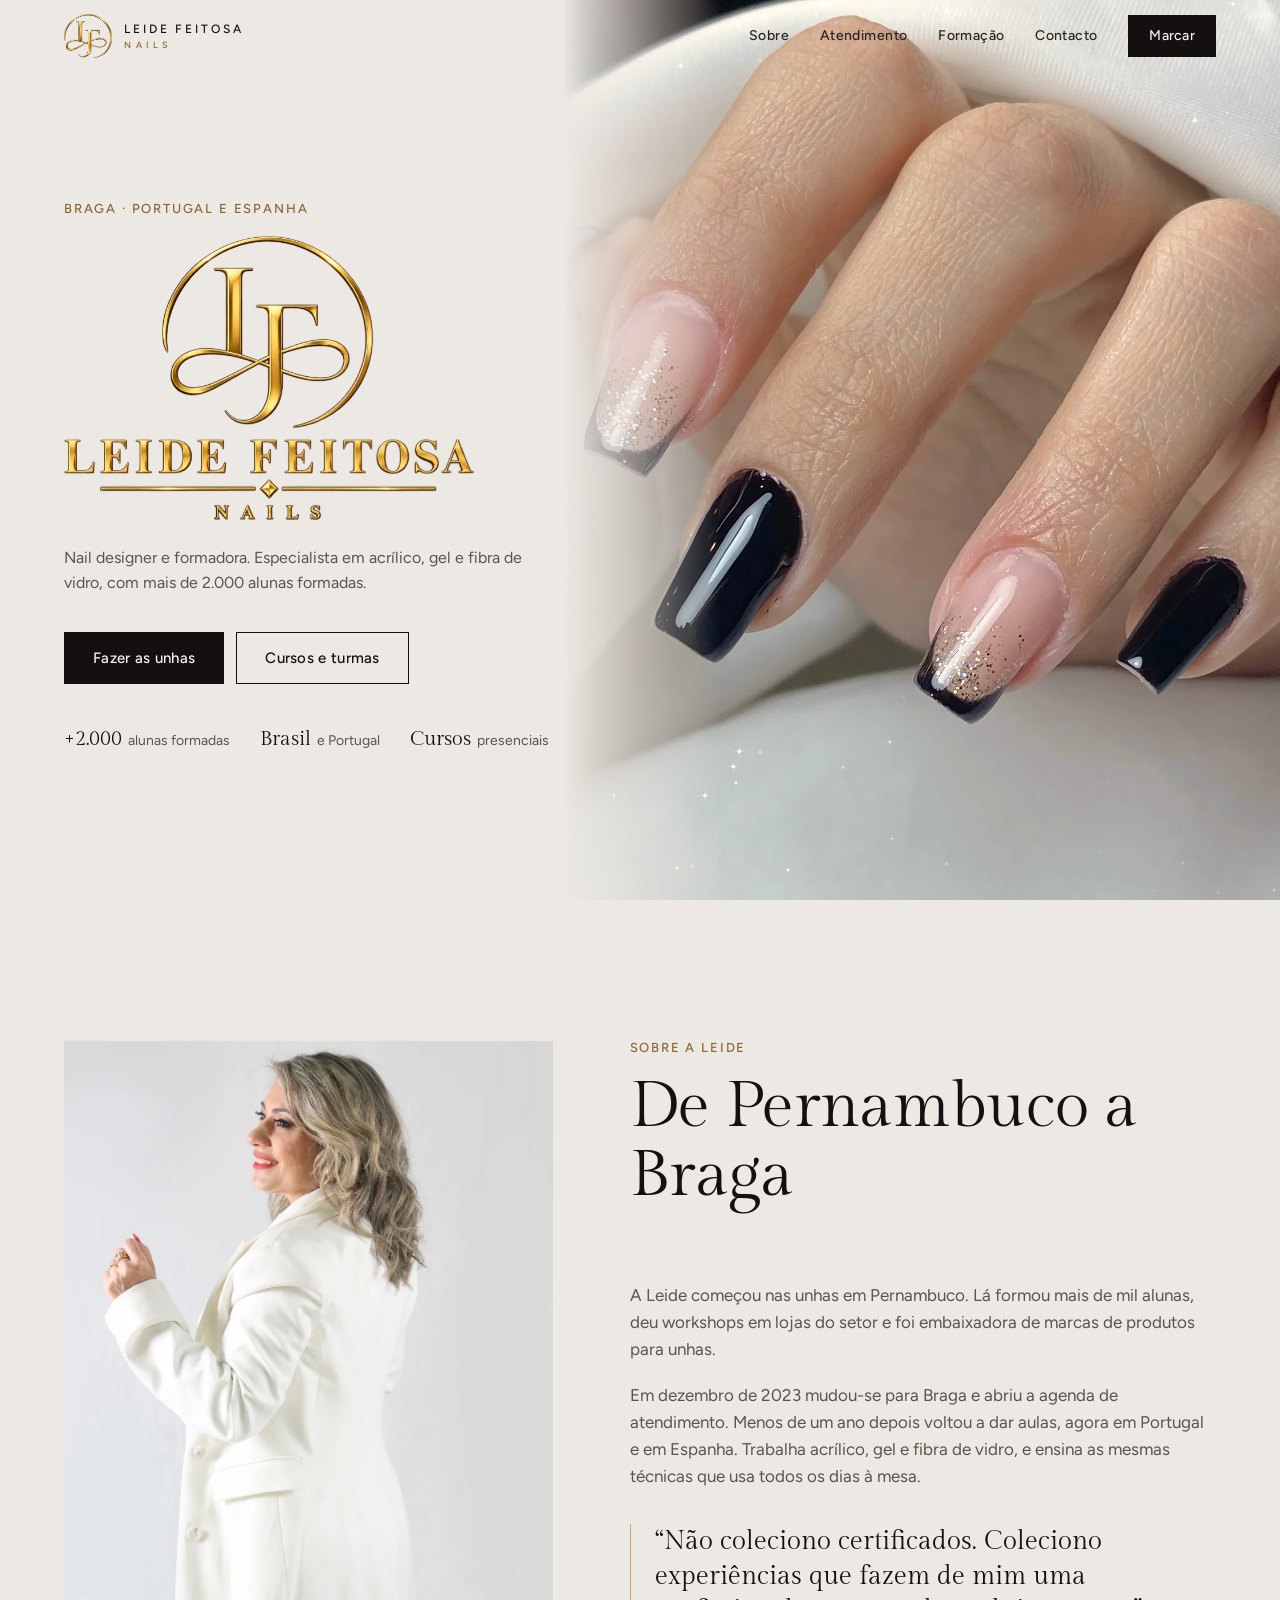
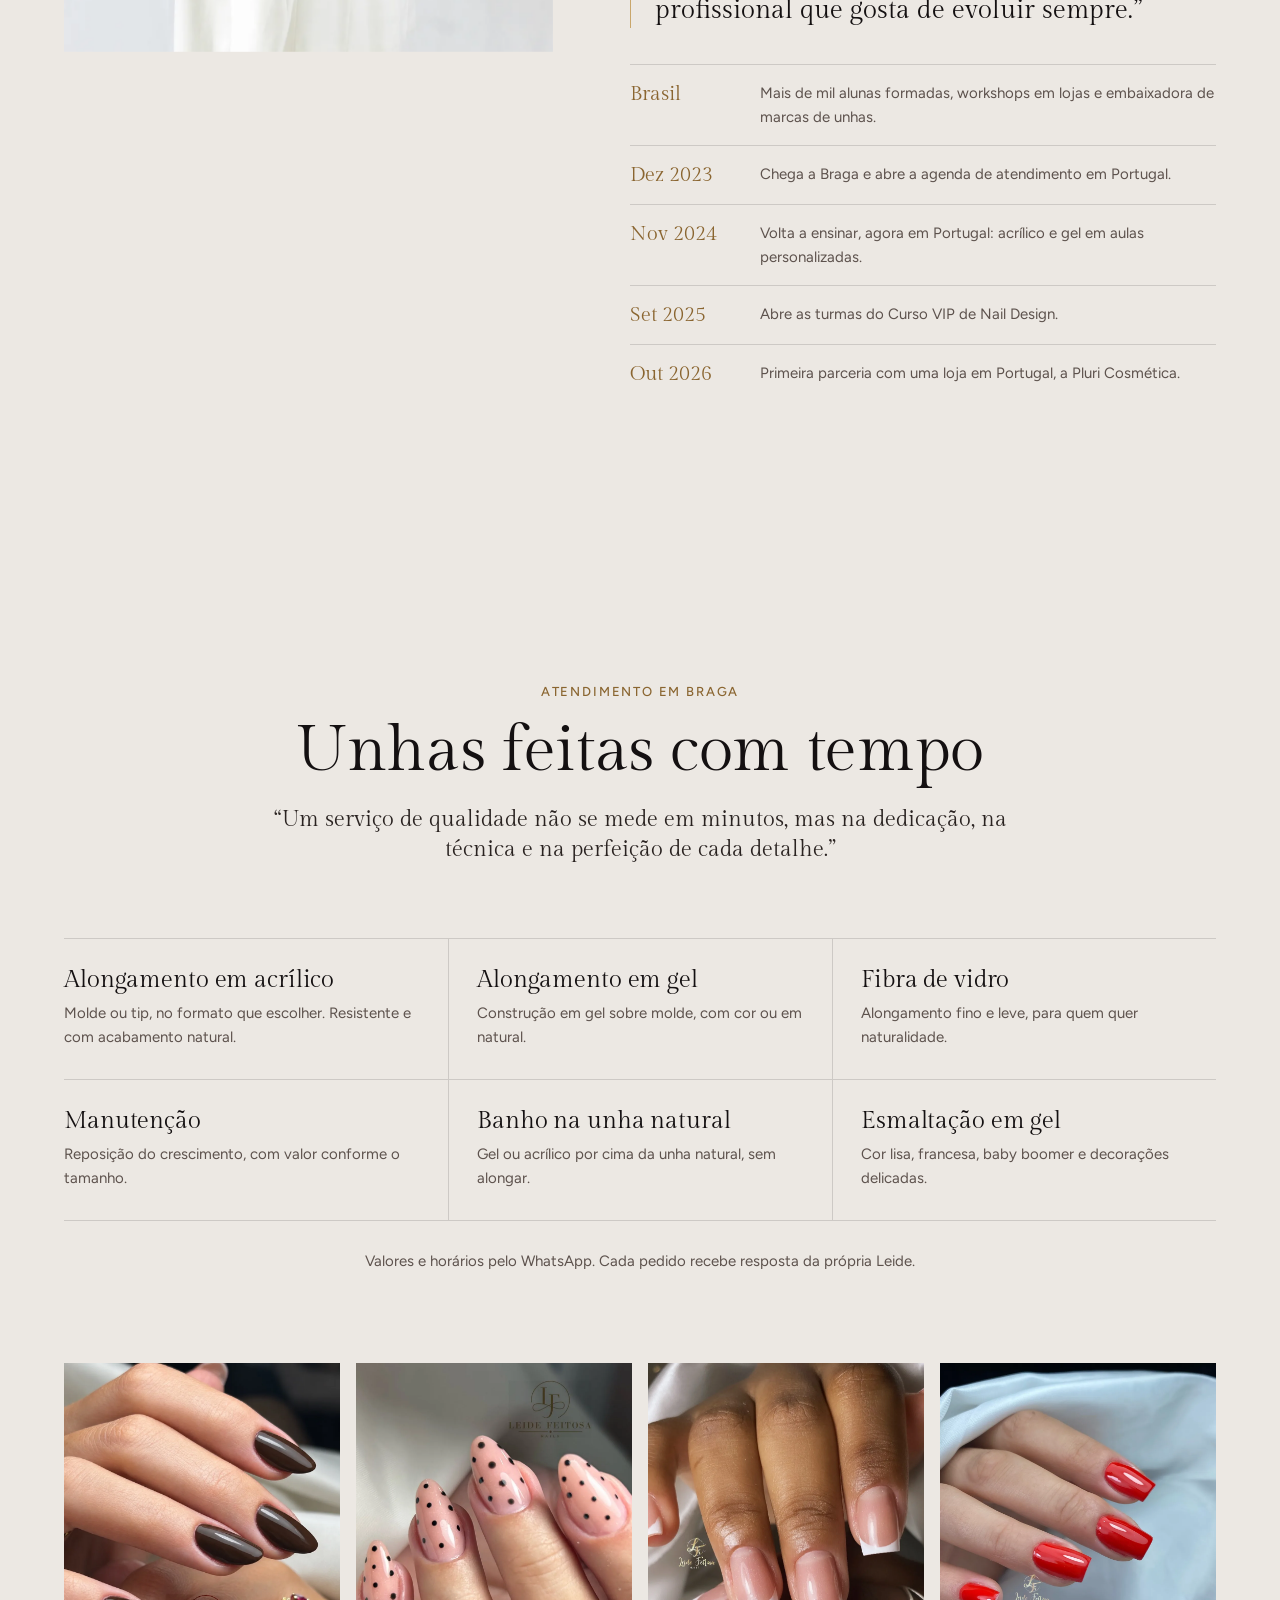
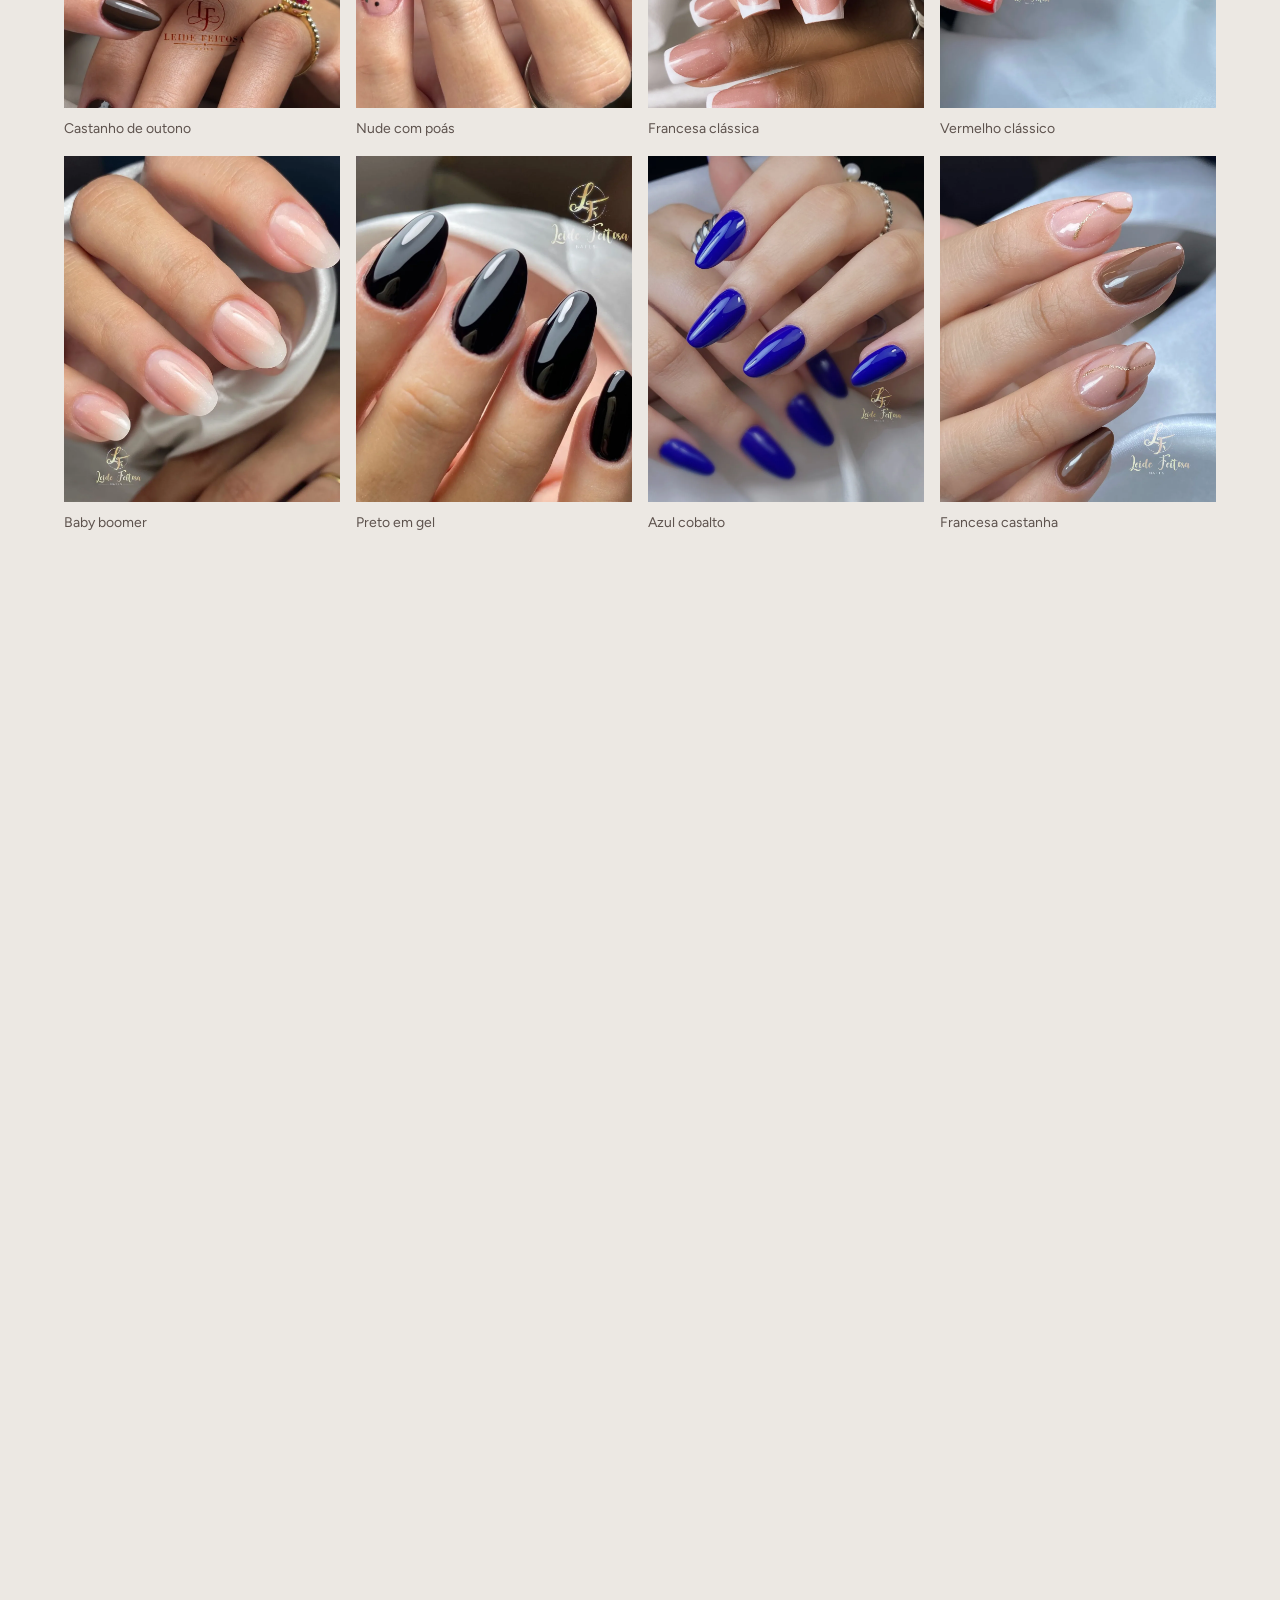
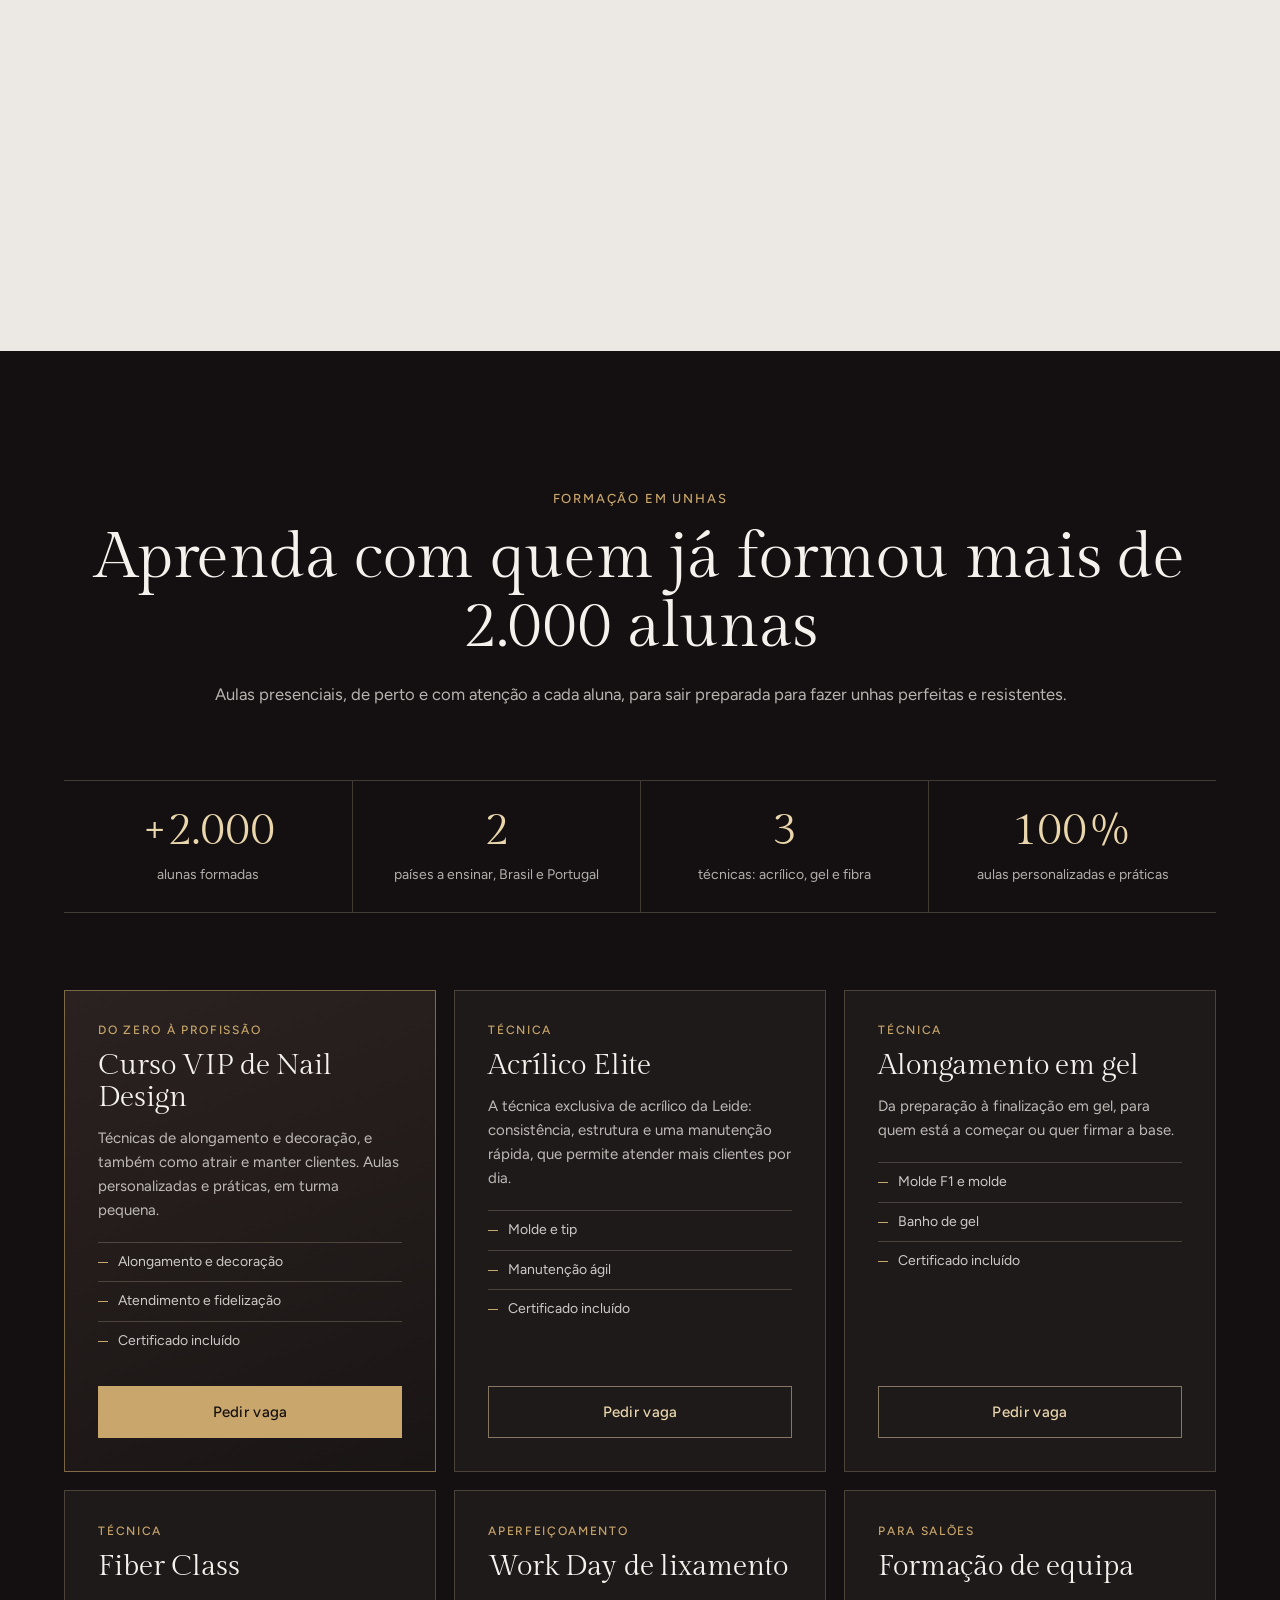
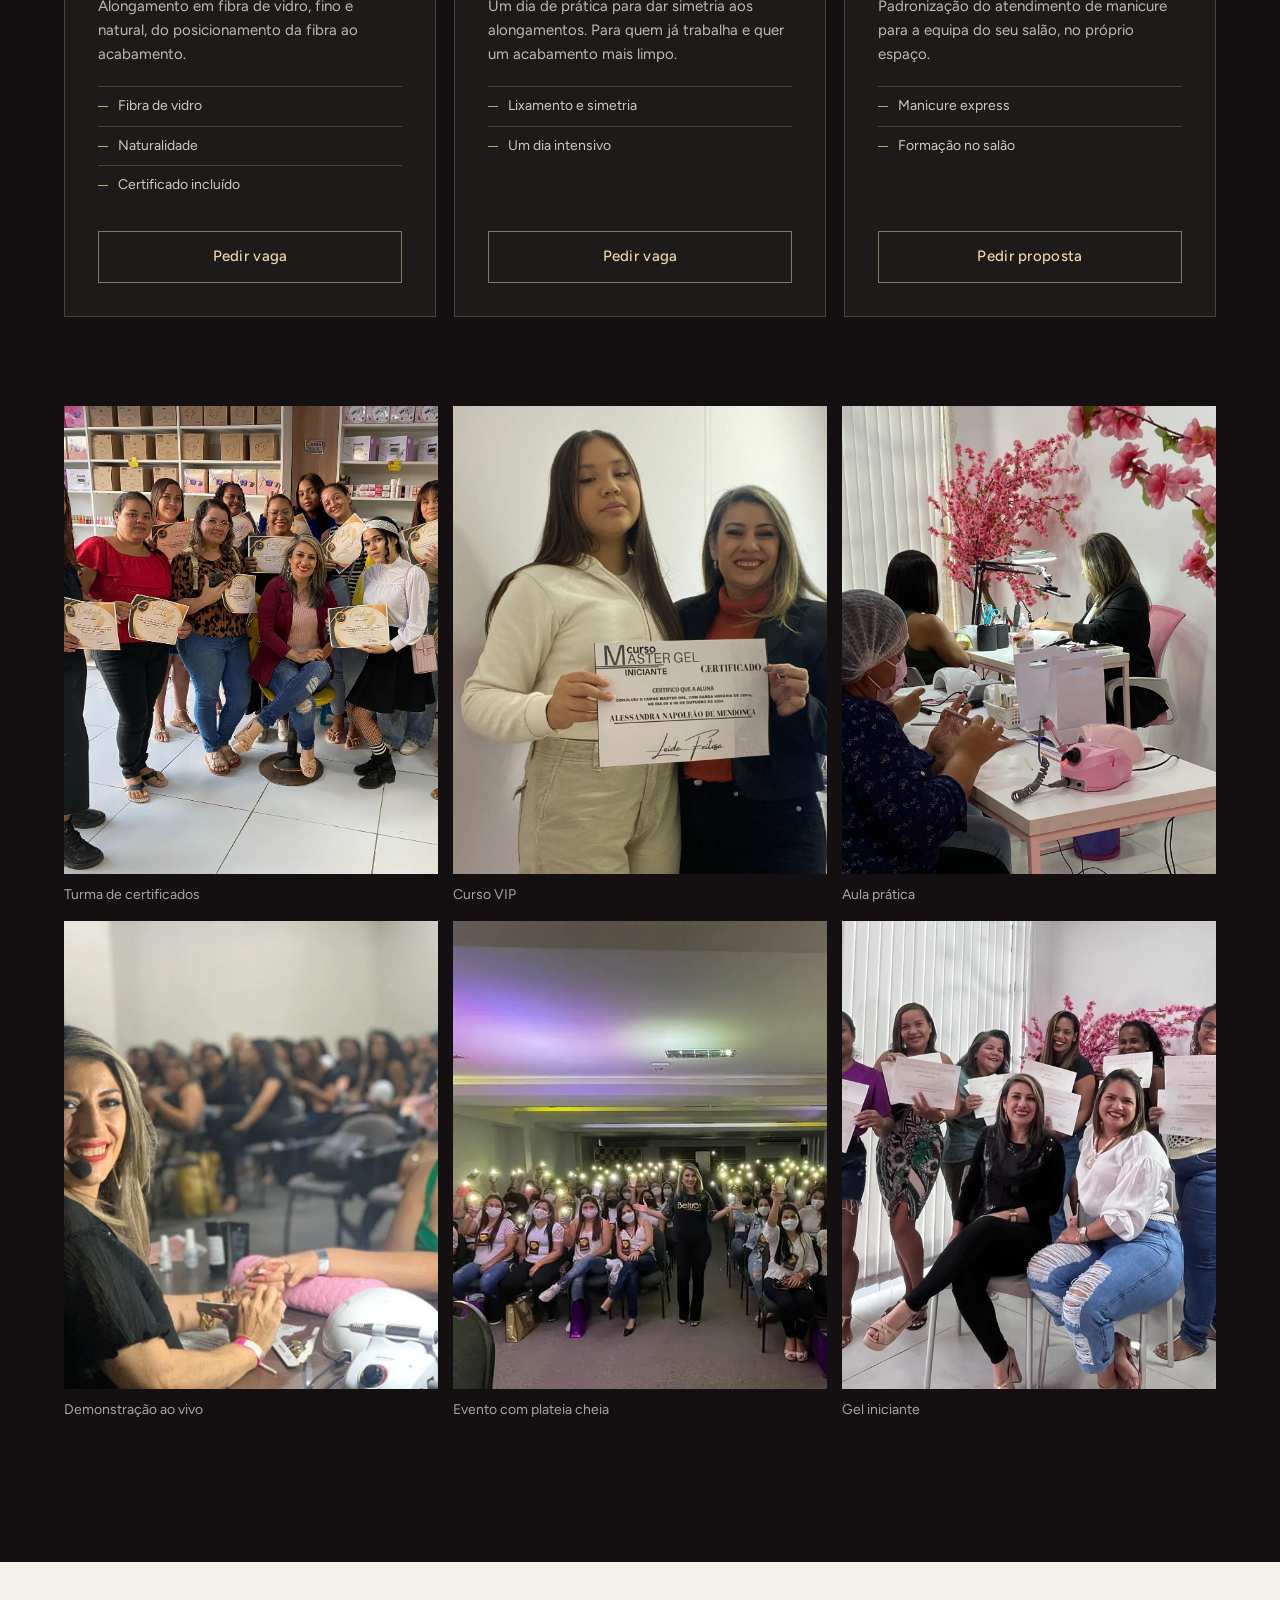
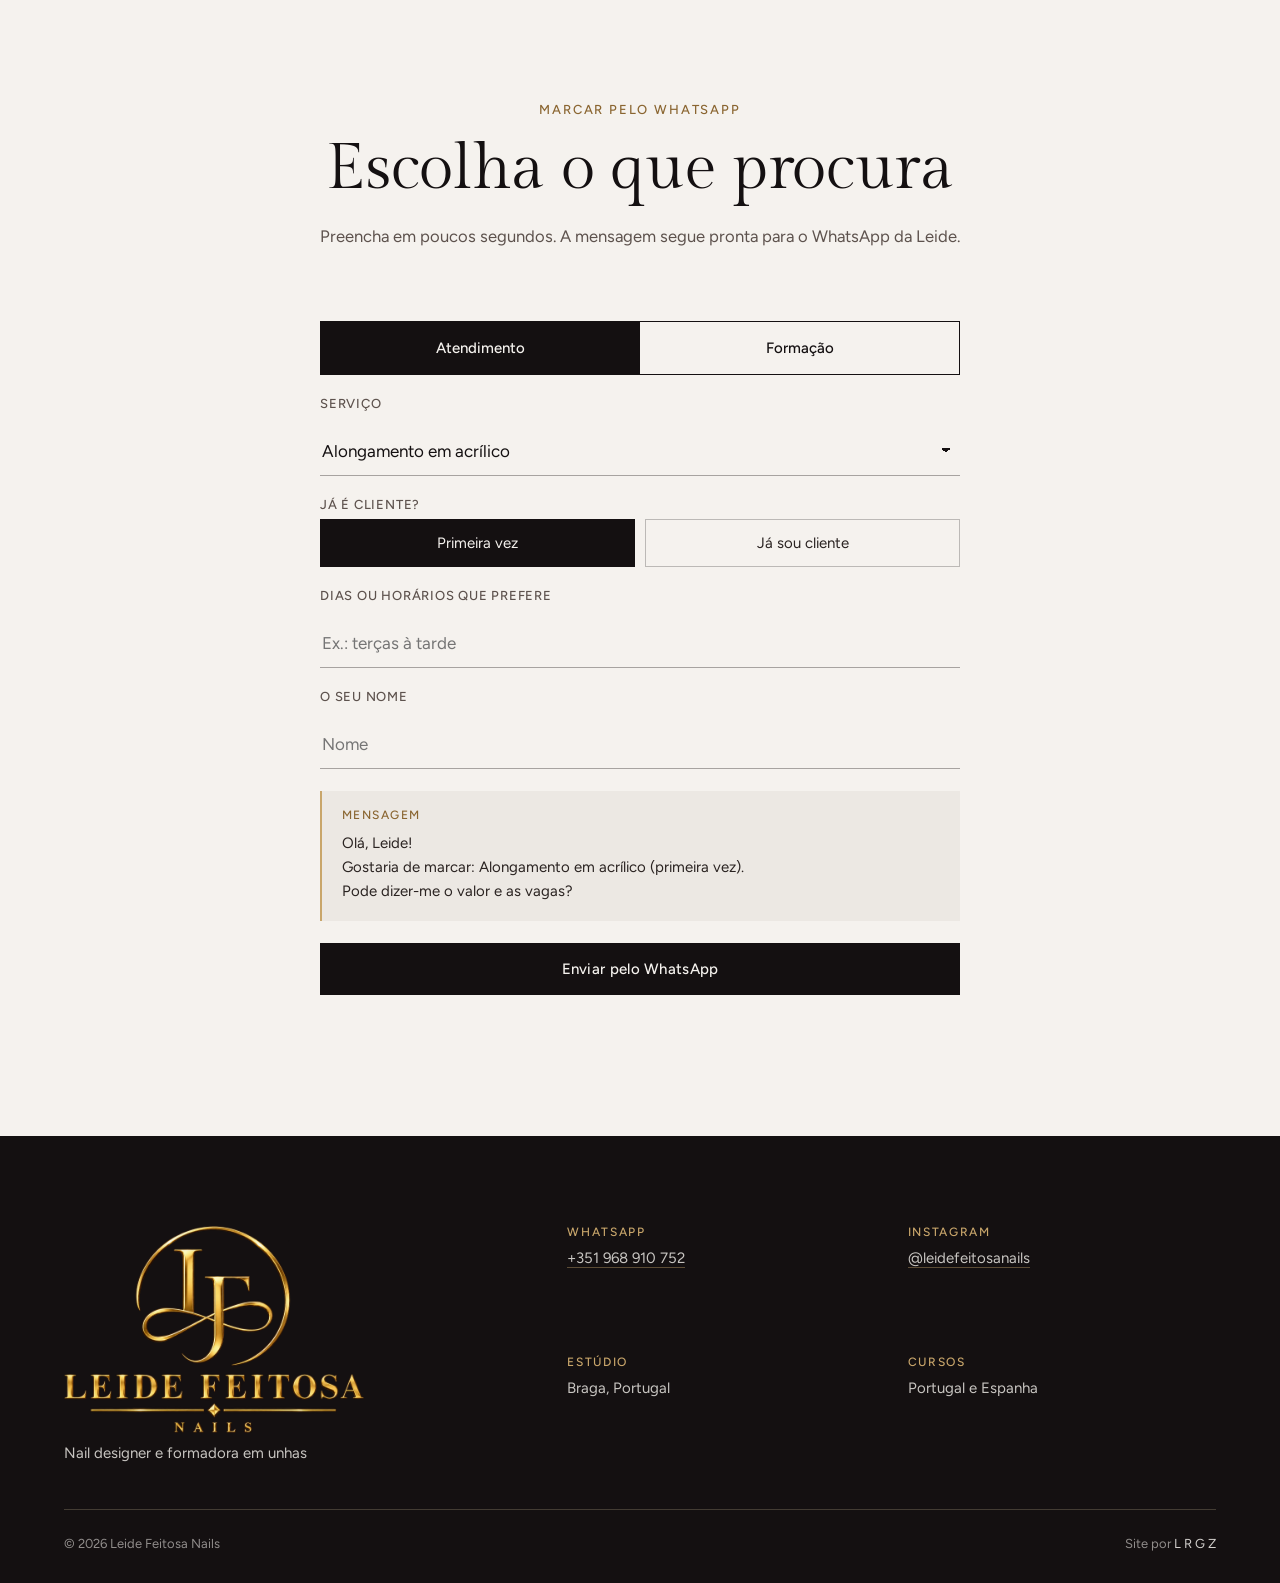
<file: index.html>
<!doctype html>
<html lang="pt-PT">
<head>
<meta charset="utf-8">
<meta name="viewport" content="width=device-width, initial-scale=1, viewport-fit=cover">
<title>Leide Feitosa · Nail Designer e Formadora em Braga</title>
<meta name="description" content="Unhas em acrílico, gel e fibra de vidro em Braga, e cursos presenciais de nail design com a Leide Feitosa, formadora com mais de 2.000 alunas.">
<meta name="robots" content="noindex, nofollow">
<meta name="theme-color" content="#ece8e3">
<meta property="og:title" content="Leide Feitosa · Nail Designer e Formadora">
<meta property="og:description" content="Atendimento em Braga e cursos presenciais de acrílico, gel e fibra.">
<meta property="og:image" content="https://azeugral.github.io/leide-feitosa/assets/img/og.jpg?v=3">
<link rel="icon" href="favicon.png?v=3" type="image/png">
<link rel="apple-touch-icon" href="apple-touch-icon.png">
<link rel="preconnect" href="https://fonts.googleapis.com">
<link rel="preconnect" href="https://fonts.gstatic.com" crossorigin>
<link href="https://fonts.googleapis.com/css2?family=Figtree:wght@400;500;600&family=Gilda+Display&display=swap" rel="stylesheet">
<link rel="preload" as="image" href="assets/img/hero.webp">
<link rel="preload" as="image" href="assets/img/logo.webp">
<link rel="stylesheet" href="assets/css/site.css?v=3">
</head>
<body>

<header class="nav" id="nav">
  <a class="marca" href="#topo" aria-label="Leide Feitosa Nails, início">
    <img class="marca-lf" src="assets/img/logo-lf.webp" alt="" width="741" height="672">
    <span class="marca-txt">Leide Feitosa<small>Nails</small></span>
  </a>
  <nav class="nav-links" id="menu" aria-label="Secções">
    <a href="#sobre">Sobre</a>
    <a href="#atendimento">Atendimento</a>
    <a href="#formacao">Formação</a>
    <a href="#marcar">Contacto</a>
    <a class="btn btn-verniz nav-cta" href="#marcar"><span>Marcar</span></a>
  </nav>
  <button class="nav-abrir" id="abrir" aria-expanded="false" aria-controls="menu"><span></span><span></span><span class="sr">Menu</span></button>
</header>

<main>
<section class="hero" id="topo">
  <div class="hero-arte" id="heroArte" data-foco="0.5,0.33">
    <img class="hero-foto" src="assets/img/hero.webp" alt="Mão sobre cetim branco com unhas quadradas em preto brilhante e francesa preta com glitter" width="1800" height="3200">
  </div>
  <div class="hero-texto">
    <p class="hero-local e e1">Braga · Portugal e Espanha</p>
    <h1 class="hero-nome"><span class="sr">Leide Feitosa Nails</span><img class="hero-logo e e2" src="assets/img/logo.webp" alt="" width="1439" height="996"></h1>
    <p class="hero-sub e e3">Nail designer e formadora. Especialista em acrílico, gel e fibra de vidro, com mais de 2.000 alunas formadas.</p>
    <div class="hero-botoes e e4">
      <a class="btn btn-verniz" href="#atendimento"><span>Fazer as unhas</span></a>
      <a class="btn btn-contorno" href="#formacao"><span>Cursos e turmas</span></a>
    </div>
    <ul class="hero-info e e5">
      <li><b>+2.000</b> alunas formadas</li>
      <li><b>Brasil</b> e Portugal</li>
      <li><b>Cursos</b> presenciais</li>
    </ul>
  </div>
</section>

<section class="sec sobre" id="sobre">
  <div class="sobre-grade">
    <figure class="sobre-retrato r">
      <img src="assets/img/retrato.webp" alt="Leide Feitosa de blazer branco" loading="lazy" width="1100" height="1375">
    </figure>
    <div class="sobre-txt">
      <div class="cab cab-esq r">
        <p class="chapeu">Sobre a Leide</p>
        <h2>De Pernambuco a Braga</h2>
      </div>
      <p class="r">A Leide começou nas unhas em Pernambuco. Lá formou mais de mil alunas, deu workshops em lojas do setor e foi embaixadora de marcas de produtos para unhas.</p>
      <p class="r">Em dezembro de 2023 mudou-se para Braga e abriu a agenda de atendimento. Menos de um ano depois voltou a dar aulas, agora em Portugal e em Espanha. Trabalha acrílico, gel e fibra de vidro, e ensina as mesmas técnicas que usa todos os dias à mesa.</p>
      <blockquote class="r">“Não coleciono certificados. Coleciono experiências que fazem de mim uma profissional que gosta de evoluir sempre.”</blockquote>
      <ol class="linha-tempo">
        <li class="r"><b>Brasil</b><p>Mais de mil alunas formadas, workshops em lojas e embaixadora de marcas de unhas.</p></li>
        <li class="r"><b>Dez 2023</b><p>Chega a Braga e abre a agenda de atendimento em Portugal.</p></li>
        <li class="r"><b>Nov 2024</b><p>Volta a ensinar, agora em Portugal: acrílico e gel em aulas personalizadas.</p></li>
        <li class="r"><b>Set 2025</b><p>Abre as turmas do Curso VIP de Nail Design.</p></li>
        <li class="r"><b>Out 2026</b><p>Primeira parceria com uma loja em Portugal, a Pluri Cosmética.</p></li>
      </ol>
    </div>
  </div>
</section>

<section class="sec atendimento" id="atendimento">
  <div class="cab r">
    <p class="chapeu">Atendimento em Braga</p>
    <h2>Unhas feitas com tempo</h2>
    <p class="cab-txt">“Um serviço de qualidade não se mede em minutos, mas na dedicação, na técnica e na perfeição de cada detalhe.”</p>
  </div>

  <ul class="servicos">
    <li class="r"><h3>Alongamento em acrílico</h3><p>Molde ou tip, no formato que escolher. Resistente e com acabamento natural.</p></li>
    <li class="r"><h3>Alongamento em gel</h3><p>Construção em gel sobre molde, com cor ou em natural.</p></li>
    <li class="r"><h3>Fibra de vidro</h3><p>Alongamento fino e leve, para quem quer naturalidade.</p></li>
    <li class="r"><h3>Manutenção</h3><p>Reposição do crescimento, com valor conforme o tamanho.</p></li>
    <li class="r"><h3>Banho na unha natural</h3><p>Gel ou acrílico por cima da unha natural, sem alongar.</p></li>
    <li class="r"><h3>Esmaltação em gel</h3><p>Cor lisa, francesa, baby boomer e decorações delicadas.</p></li>
  </ul>
  <p class="servicos-nota r">Valores e horários pelo WhatsApp. Cada pedido recebe resposta da própria Leide.</p>

  <div class="trabalhos">
    <figure class="r"><img src="assets/img/t-marrom.webp" alt="Unhas amendoadas em castanho chocolate" loading="lazy" width="1080" height="1350"><figcaption>Castanho de outono</figcaption></figure>
    <figure class="r"><img src="assets/img/t-poas.webp" alt="Unhas nude rosado com poás pretos" loading="lazy" width="1080" height="1350"><figcaption>Nude com poás</figcaption></figure>
    <figure class="r"><img src="assets/img/t-francesa.webp" alt="Francesa clássica em unhas quadradas" loading="lazy" width="1080" height="1350"><figcaption>Francesa clássica</figcaption></figure>
    <figure class="r"><img src="assets/img/t-vermelho.webp" alt="Unhas vermelhas brilhantes" loading="lazy" width="1080" height="1350"><figcaption>Vermelho clássico</figcaption></figure>
    <figure class="r"><img src="assets/img/t-natural.webp" alt="Unhas em baby boomer natural" loading="lazy" width="1080" height="1350"><figcaption>Baby boomer</figcaption></figure>
    <figure class="r"><img src="assets/img/t-preto.webp" alt="Unhas pretas em gel" loading="lazy" width="1080" height="1350"><figcaption>Preto em gel</figcaption></figure>
    <figure class="r"><img src="assets/img/t-azul.webp" alt="Unhas em azul cobalto" loading="lazy" width="1080" height="1350"><figcaption>Azul cobalto</figcaption></figure>
    <figure class="r"><img src="assets/img/t-francesa-marrom.webp" alt="Francesa em castanho com unha de destaque" loading="lazy" width="1080" height="1350"><figcaption>Francesa castanha</figcaption></figure>
    <figure class="r"><img src="assets/img/t-glitter.webp" alt="Unhas nude com glitter dourado" loading="lazy" width="1080" height="1350"><figcaption>Glitter dourado</figcaption></figure>
    <figure class="r"><img src="assets/img/t-lilas.webp" alt="Unhas lilás com glitter" loading="lazy" width="1080" height="1350"><figcaption>Lilás com brilho</figcaption></figure>
    <figure class="r"><img src="assets/img/t-folha-ouro.webp" alt="Unhas com folha de ouro" loading="lazy" width="1080" height="1350"><figcaption>Folha de ouro</figcaption></figure>
    <figure class="r"><img src="assets/img/t-acrilico-vermelho.webp" alt="Alongamento em acrílico vermelho quadrado" loading="lazy" width="1080" height="1350"><figcaption>Acrílico vermelho</figcaption></figure>
  </div>
  <p class="ver-mais r"><a class="btn btn-contorno" href="https://www.instagram.com/leidefeitosanails/" target="_blank" rel="noopener"><span>Mais trabalhos no Instagram</span></a></p>
</section>

<section class="sec etapas">
  <div class="cab r">
    <p class="chapeu">Como é feito</p>
    <h2>Cada etapa conta</h2>
  </div>
  <ol class="etapas-lista">
    <li class="r">
      <img src="assets/img/etapa-lixa.webp" alt="Preparação da unha com broca" loading="lazy" width="800" height="800">
      <h3>Preparação</h3>
      <p>Cutícula, lixamento e limpeza da borda livre. Não é só estética: é higiene e é o que segura o resto.</p>
    </li>
    <li class="r">
      <img src="assets/img/etapa-acrilico.webp" alt="Pincel a recolher a pérola de acrílico" loading="lazy" width="640" height="640">
      <h3>Construção</h3>
      <p>Entre o líquido e o pó do acrílico nasce a pérola certa. É a consistência que dá estrutura e simetria.</p>
    </li>
    <li class="r">
      <img src="assets/img/t-natural.webp" alt="Unhas finalizadas em tom natural" loading="lazy" width="1080" height="1350">
      <h3>Finalização</h3>
      <p>Formato, brilho e o detalhe escolhido. Unhas prontas para o dia a dia, sem pressa na entrega.</p>
    </li>
  </ol>
</section>

<section class="sec formacao" id="formacao">
  <div class="cab r">
    <p class="chapeu">Formação em unhas</p>
    <h2>Aprenda com quem já formou mais de 2.000 alunas</h2>
    <p class="cab-txt">Aulas presenciais, de perto e com atenção a cada aluna, para sair preparada para fazer unhas perfeitas e resistentes.</p>
  </div>

  <ul class="numeros r">
    <li><b>+2.000</b><span>alunas formadas</span></li>
    <li><b>2</b><span>países a ensinar, Brasil e Portugal</span></li>
    <li><b>3</b><span>técnicas: acrílico, gel e fibra</span></li>
    <li><b>100%</b><span>aulas personalizadas e práticas</span></li>
  </ul>

  <div class="cursos">
    <article class="curso r destaque">
      <p class="curso-nivel">Do zero à profissão</p>
      <h3>Curso VIP de Nail Design</h3>
      <p>Técnicas de alongamento e decoração, e também como atrair e manter clientes. Aulas personalizadas e práticas, em turma pequena.</p>
      <ul><li>Alongamento e decoração</li><li>Atendimento e fidelização</li><li>Certificado incluído</li></ul>
      <button class="btn btn-champ" data-curso="Curso VIP de Nail Design"><span>Pedir vaga</span></button>
    </article>
    <article class="curso r">
      <p class="curso-nivel">Técnica</p>
      <h3>Acrílico Elite</h3>
      <p>A técnica exclusiva de acrílico da Leide: consistência, estrutura e uma manutenção rápida, que permite atender mais clientes por dia.</p>
      <ul><li>Molde e tip</li><li>Manutenção ágil</li><li>Certificado incluído</li></ul>
      <button class="btn btn-contorno-claro" data-curso="Acrílico Elite"><span>Pedir vaga</span></button>
    </article>
    <article class="curso r">
      <p class="curso-nivel">Técnica</p>
      <h3>Alongamento em gel</h3>
      <p>Da preparação à finalização em gel, para quem está a começar ou quer firmar a base.</p>
      <ul><li>Molde F1 e molde</li><li>Banho de gel</li><li>Certificado incluído</li></ul>
      <button class="btn btn-contorno-claro" data-curso="Alongamento em gel"><span>Pedir vaga</span></button>
    </article>
    <article class="curso r">
      <p class="curso-nivel">Técnica</p>
      <h3>Fiber Class</h3>
      <p>Alongamento em fibra de vidro, fino e natural, do posicionamento da fibra ao acabamento.</p>
      <ul><li>Fibra de vidro</li><li>Naturalidade</li><li>Certificado incluído</li></ul>
      <button class="btn btn-contorno-claro" data-curso="Fiber Class (fibra de vidro)"><span>Pedir vaga</span></button>
    </article>
    <article class="curso r">
      <p class="curso-nivel">Aperfeiçoamento</p>
      <h3>Work Day de lixamento</h3>
      <p>Um dia de prática para dar simetria aos alongamentos. Para quem já trabalha e quer um acabamento mais limpo.</p>
      <ul><li>Lixamento e simetria</li><li>Um dia intensivo</li></ul>
      <button class="btn btn-contorno-claro" data-curso="Work Day de lixamento"><span>Pedir vaga</span></button>
    </article>
    <article class="curso r">
      <p class="curso-nivel">Para salões</p>
      <h3>Formação de equipa</h3>
      <p>Padronização do atendimento de manicure para a equipa do seu salão, no próprio espaço.</p>
      <ul><li>Manicure express</li><li>Formação no salão</li></ul>
      <button class="btn btn-contorno-claro" data-curso="Formação de equipa para salão"><span>Pedir proposta</span></button>
    </article>
  </div>
  <p class="cursos-dica">Deslize para ver os seis cursos</p>

  <div class="turmas">
    <figure class="r"><img src="assets/img/turma-certificados.webp" alt="Turma de alunas com os certificados na mão" loading="lazy" width="1200" height="1500"><figcaption>Turma de certificados</figcaption></figure>
    <figure class="r"><img src="assets/img/aluna-vip.webp" alt="Aluna com o certificado ao lado da Leide" loading="lazy" width="1200" height="1500"><figcaption>Curso VIP</figcaption></figure>
    <figure class="r"><img src="assets/img/turma-pratica.webp" alt="Alunas em prática nas mesas de manicure" loading="lazy" width="1200" height="1500"><figcaption>Aula prática</figcaption></figure>
    <figure class="r"><img src="assets/img/evento-palco.webp" alt="Leide a demonstrar ao vivo num evento" loading="lazy" width="960" height="1200"><figcaption>Demonstração ao vivo</figcaption></figure>
    <figure class="r"><img src="assets/img/evento-plateia.webp" alt="Plateia de um evento de unhas com as lanternas acesas" loading="lazy" width="843" height="1054"><figcaption>Evento com plateia cheia</figcaption></figure>
    <figure class="r"><img src="assets/img/turma-gel.webp" alt="Turma do curso de gel com certificados" loading="lazy" width="1200" height="1500"><figcaption>Gel iniciante</figcaption></figure>
  </div>
</section>

<section class="sec marcar" id="marcar">
  <div class="cab r">
    <p class="chapeu">Marcar pelo WhatsApp</p>
    <h2>Escolha o que procura</h2>
    <p class="cab-txt">Preencha em poucos segundos. A mensagem segue pronta para o WhatsApp da Leide.</p>
  </div>

  <form class="pedido r" id="pedido" novalidate>
    <div class="abas" role="tablist">
      <button type="button" role="tab" class="aba" id="aba-a" aria-selected="true" aria-controls="painel-a" data-aba="atendimento">Atendimento</button>
      <button type="button" role="tab" class="aba" id="aba-f" aria-selected="false" aria-controls="painel-f" data-aba="formacao">Formação</button>
    </div>

    <div class="painel" id="painel-a" role="tabpanel" aria-labelledby="aba-a">
      <label class="campo"><span>Serviço</span>
        <select name="servico">
          <option>Alongamento em acrílico</option><option>Alongamento em gel</option><option>Fibra de vidro</option>
          <option>Manutenção</option><option>Banho na unha natural</option><option>Esmaltação em gel</option><option>Ainda não sei</option>
        </select></label>
      <fieldset class="campo"><legend>Já é cliente?</legend>
        <div class="opcoes"><label><input type="radio" name="cliente" value="primeira vez" checked><span>Primeira vez</span></label><label><input type="radio" name="cliente" value="já sou cliente"><span>Já sou cliente</span></label></div>
      </fieldset>
      <label class="campo"><span>Dias ou horários que prefere</span><input name="quando" placeholder="Ex.: terças à tarde" autocomplete="off"></label>
    </div>

    <div class="painel" id="painel-f" role="tabpanel" aria-labelledby="aba-f" hidden>
      <label class="campo"><span>Curso</span>
        <select name="curso">
          <option>Curso VIP de Nail Design</option><option>Acrílico Elite</option><option>Alongamento em gel</option>
          <option>Fiber Class (fibra de vidro)</option><option>Work Day de lixamento</option><option>Formação de equipa para salão</option><option>Ainda não sei</option>
        </select></label>
      <fieldset class="campo"><legend>Experiência</legend>
        <div class="opcoes"><label><input type="radio" name="nivel" value="nunca fiz unhas" checked><span>Nunca fiz unhas</span></label><label><input type="radio" name="nivel" value="já trabalho com unhas"><span>Já trabalho</span></label></div>
      </fieldset>
      <fieldset class="campo"><legend>Onde</legend>
        <div class="opcoes"><label><input type="radio" name="pais" value="Portugal" checked><span>Portugal</span></label><label><input type="radio" name="pais" value="Espanha"><span>Espanha</span></label></div>
      </fieldset>
    </div>

    <label class="campo"><span>O seu nome</span><input name="nome" autocomplete="given-name" placeholder="Nome"></label>
    <div class="previa" aria-live="polite"><span>Mensagem</span><p id="previa"></p></div>
    <button class="btn btn-verniz btn-largo" type="submit"><span>Enviar pelo WhatsApp</span></button>
  </form>
</section>
</main>

<footer class="rodape">
  <div class="rodape-grade">
    <div>
      <img class="rodape-logo" src="assets/img/logo.webp" alt="Leide Feitosa Nails" loading="lazy" width="1439" height="996">
      <p class="rodape-sub">Nail designer e formadora em unhas</p>
    </div>
    <ul class="rodape-info">
      <li><span>WhatsApp</span><a href="https://wa.me/351968910752" target="_blank" rel="noopener">+351 968 910 752</a></li>
      <li><span>Instagram</span><a href="https://www.instagram.com/leidefeitosanails/" target="_blank" rel="noopener">@leidefeitosanails</a></li>
      <li><span>Estúdio</span>Braga, Portugal</li>
      <li><span>Cursos</span>Portugal e Espanha</li>
    </ul>
  </div>
  <div class="rodape-fim">
    <p>© <span id="ano">2026</span> Leide Feitosa Nails</p>
    <p>Site por <a href="https://lrgz.com.br" target="_blank" rel="noopener">L R G Z</a></p>
  </div>
</footer>

<a class="whats-fixo" href="#marcar" aria-label="Marcar pelo WhatsApp"><svg viewBox="0 0 24 24" aria-hidden="true"><path d="M12 2.2A9.7 9.7 0 0 0 3.7 16.9L2.3 21.8l5-1.3A9.7 9.7 0 1 0 12 2.2Zm0 17.7a8 8 0 0 1-4.1-1.1l-.3-.2-3 .8.8-2.9-.2-.3A8 8 0 1 1 12 19.9Zm4.4-6c-.2-.1-1.4-.7-1.7-.8-.2-.1-.4-.1-.5.1l-.8 1c-.1.2-.3.2-.5.1a6.6 6.6 0 0 1-3.3-2.9c-.2-.4.2-.4.7-1.3.1-.2 0-.3 0-.4l-.8-1.8c-.2-.5-.4-.4-.5-.4h-.5a.9.9 0 0 0-.7.3 2.8 2.8 0 0 0-.9 2.1 4.9 4.9 0 0 0 1 2.6 11.2 11.2 0 0 0 4.3 3.8c1.6.7 2.2.7 3 .6a2.6 2.6 0 0 0 1.7-1.2 2.1 2.1 0 0 0 .2-1.2c-.1-.1-.3-.2-.5-.3Z"/></svg></a>

<script src="assets/js/brilho.js?v=1"></script>
<script src="assets/js/site.js?v=2"></script>
</body>
</html>
</file>
<file: assets/css/site.css>
/* Leide Feitosa Nails. Cetim quente da foto do topo, verniz preto e o champanhe do logo dela. */
:root{
  --cetim:#ece8e3; --cetim-2:#f5f2ee; --cetim-3:#e2ddd6;
  --verniz:#141011; --verniz-2:#1f1a1a; --tinta:#2a2321; --tinta-2:#5d524d;
  --nude:#d8b9aa; --champ:#c9a66b; --champ-claro:#e9d6ac; --champ-txt:#8a6530;
  --linha:rgba(20,16,17,.14); --linha-clara:rgba(233,214,172,.22);
  --serif:'Gilda Display',Georgia,serif; --sans:'Figtree',system-ui,sans-serif; 
  --ease:cubic-bezier(.16,.84,.32,1);
  --pad:clamp(16px,5vw,72px);
  --nav-h:72px;
}
*,*::before,*::after{box-sizing:border-box}
[hidden]{display:none!important}
html{scroll-behavior:smooth;-webkit-text-size-adjust:100%}
body{margin:0;background:var(--cetim);color:var(--tinta);font:400 16px/1.6 var(--sans);overflow-x:hidden}
img{display:block;max-width:100%;height:auto}
a{color:inherit}
h1,h2,h3{font-family:var(--serif);font-weight:400;margin:0;line-height:1.08;letter-spacing:-.005em}
p{margin:0}
.sr{position:absolute;width:1px;height:1px;overflow:hidden;clip:rect(0 0 0 0)}
:focus-visible{outline:2px solid var(--champ);outline-offset:3px}

/* ---------- botões: retos, com o reflexo de verniz a correr ---------- */
.btn{--bg:var(--verniz);--fg:var(--cetim-2);--bd:var(--verniz);
  position:relative;display:inline-flex;align-items:center;justify-content:center;gap:.6em;
  min-height:52px;padding:0 28px;border:1px solid var(--bd);border-radius:0;background:var(--bg);color:var(--fg);
  font:500 15px/1 var(--sans);letter-spacing:.02em;text-decoration:none;cursor:pointer;overflow:hidden;isolation:isolate;
  transition:background .35s var(--ease),color .35s var(--ease),border-color .35s var(--ease),transform .3s var(--ease)}
.btn::after{content:"";position:absolute;inset:-20% auto -20% -60%;width:38%;z-index:-1;
  background:linear-gradient(100deg,transparent,rgba(255,248,232,.32) 45%,rgba(255,248,232,.06) 60%,transparent);
  transform:skewX(-18deg) translateX(0);transition:transform .7s var(--ease)}
.btn:hover::after{transform:skewX(-18deg) translateX(520%)}
.btn:active{transform:translateY(1px) scale(.99)}
.btn-verniz:hover{--bg:#2b2222}
.btn-contorno{--bg:transparent;--fg:var(--verniz)}
.btn-contorno::after{background:linear-gradient(100deg,transparent,rgba(201,166,107,.28) 50%,transparent)}
.btn-contorno:hover{--bg:var(--verniz);--fg:var(--cetim-2)}
.btn-champ{--bg:var(--champ);--fg:var(--verniz);--bd:var(--champ)}
.btn-champ:hover{--bg:var(--champ-claro);--bd:var(--champ-claro)}
.btn-contorno-claro{--bg:transparent;--fg:var(--champ-claro);--bd:rgba(233,214,172,.5)}
.btn-contorno-claro:hover{--bg:var(--champ-claro);--fg:var(--verniz);--bd:var(--champ-claro)}
.btn-largo{width:100%}

/* ---------- nav ---------- */
.nav{position:fixed;inset:0 0 auto;z-index:50;height:var(--nav-h);display:flex;align-items:center;justify-content:space-between;
  padding:0 var(--pad);transition:background .4s var(--ease),box-shadow .4s var(--ease),transform .5s var(--ease)}
.nav.solida{background:rgba(236,232,227,.92);-webkit-backdrop-filter:blur(10px);backdrop-filter:blur(10px);box-shadow:0 1px 0 var(--linha)}
.marca{display:flex;align-items:center;gap:12px;text-decoration:none;line-height:1}
/* a logo entra como máscara: a cor vem do fundo (degradê dourado), o desenho vem do SVG */
.marca-lf{display:block;width:48px;height:auto}
.marca-txt{display:flex;flex-direction:column;gap:5px;font:500 12px/1 var(--sans);letter-spacing:.24em;text-transform:uppercase;color:var(--verniz);white-space:nowrap}
.marca-txt small{font-size:9px;letter-spacing:.5em;color:var(--champ-txt)}
.nav-links{display:flex;align-items:center;gap:clamp(18px,2.4vw,36px)}
.nav-links a:not(.btn){font:500 14px/1 var(--sans);letter-spacing:.03em;text-decoration:none;position:relative;padding:6px 0}
.nav-links a:not(.btn)::after{content:"";position:absolute;left:0;right:0;bottom:0;height:1px;background:var(--champ);transform:scaleX(0);transform-origin:left;transition:transform .35s var(--ease)}
.nav-links a:not(.btn):hover::after{transform:scaleX(1)}
.nav-cta{min-height:42px;padding:0 20px;font-size:14px}
.nav-abrir{display:none;width:44px;height:44px;border:0;background:none;padding:0;cursor:pointer;position:relative}
.nav-abrir span:not(.sr){position:absolute;left:10px;right:10px;height:1.5px;background:var(--verniz);transition:transform .35s var(--ease)}
.nav-abrir span:nth-child(1){top:17px}.nav-abrir span:nth-child(2){top:26px}
.nav-abrir[aria-expanded="true"] span:nth-child(1){transform:translateY(4.5px) rotate(45deg)}
.nav-abrir[aria-expanded="true"] span:nth-child(2){transform:translateY(-4.5px) rotate(-45deg)}

/* ---------- hero ---------- */
.hero{position:relative;min-height:100vh;min-height:100svh;display:grid;grid-template-columns:minmax(0,44fr) minmax(0,56fr);background:var(--cetim)}
.hero-arte{grid-column:2;grid-row:1;position:relative;height:100vh;height:100svh;overflow:hidden;
  -webkit-mask-image:linear-gradient(to right,transparent 0,#000 22%);mask-image:linear-gradient(to right,transparent 0,#000 22%);
  clip-path:inset(0 0 0 100%);animation:abreArte 1.6s var(--ease) .1s forwards}
.hero-arte img,.hero-arte canvas,.hero-arte video{position:absolute;inset:0;width:100%;height:100%;object-fit:cover;object-position:50% 25%}
.hero-arte canvas,.hero-arte video{opacity:0;transition:opacity .9s var(--ease)}
.hero-arte .vivo{opacity:1}
@keyframes abreArte{to{clip-path:inset(0 0 0 0)}}
.hero-texto{grid-column:1;grid-row:1;position:relative;z-index:2;align-self:center;
  padding:calc(var(--nav-h) + 4vh) 0 6vh var(--pad);margin-right:-5vw}
.hero-local{font:500 13px/1 var(--sans);letter-spacing:.14em;text-transform:uppercase;color:var(--champ-txt);margin-bottom:clamp(14px,2.4vh,24px)}
.hero-nome{line-height:0}
.hero-logo{display:block;width:min(100%,clamp(280px,32vw,540px),calc(44vh * 1.445));height:auto}
.hero-sub{max-width:30em;margin-top:clamp(16px,2.8vh,28px);font-size:clamp(16px,1.25vw,19px);color:var(--tinta-2)}
.hero-botoes{display:flex;flex-wrap:wrap;gap:12px;margin-top:clamp(22px,4vh,40px)}
.hero-info{list-style:none;padding:0;margin:clamp(24px,5vh,52px) 0 0;display:flex;flex-wrap:wrap;gap:10px 30px;font-size:14px;color:var(--tinta-2)}
.hero-info li{display:flex;gap:6px;align-items:baseline}
.hero-info b{font:400 20px/1 var(--serif);color:var(--verniz)}
/* entrada em camadas */
.e{opacity:0;transform:translateY(18px);animation:entra 1s var(--ease) forwards}
.e1{animation-delay:.55s}.e2{animation-delay:.7s}.e3{animation-delay:.95s}.e4{animation-delay:1.1s}.e5{animation-delay:1.25s}
@keyframes entra{to{opacity:1;transform:none}}
.nav{animation:navEntra .9s var(--ease) .4s both}
@keyframes navEntra{from{opacity:0;transform:translateY(-12px)}}


/* ---------- secções ---------- */
.sec{padding:clamp(80px,11vw,150px) var(--pad);max-width:1440px;margin:0 auto}
.cab{text-align:center;max-width:780px;margin:0 auto clamp(40px,6vw,72px)}
.cab-esq{text-align:left;margin-left:0}
.chapeu{font:500 13px/1 var(--sans);letter-spacing:.14em;text-transform:uppercase;color:var(--champ-txt);margin-bottom:18px}
.cab h2{font-size:clamp(36px,5vw,68px);color:var(--verniz)}
.cab-txt{margin-top:20px;font-size:clamp(16px,1.3vw,19px);color:var(--tinta-2)}
.atendimento .cab-txt{font-family:var(--serif);font-size:clamp(19px,1.7vw,24px);line-height:1.4;color:var(--tinta)}

.servicos{list-style:none;padding:0;margin:0 auto;display:grid;grid-template-columns:repeat(3,1fr);border-top:1px solid var(--linha);max-width:1200px}
.servicos li{padding:28px 28px 30px 0;border-bottom:1px solid var(--linha)}
.servicos li:not(:nth-child(3n+1)){padding-left:28px;border-left:1px solid var(--linha)}
.servicos h3{font-size:clamp(22px,1.9vw,27px);color:var(--verniz);margin-bottom:8px}
.servicos p{font-size:15px;color:var(--tinta-2)}
.servicos-nota{text-align:center;margin:28px auto 0;font-size:15px;color:var(--tinta-2)}

.trabalhos{display:grid;grid-template-columns:repeat(4,1fr);gap:clamp(8px,1.2vw,18px);margin-top:clamp(56px,7vw,96px)}
.trabalhos figure,.turmas figure{margin:0}
.trabalhos img{width:100%;aspect-ratio:4/5;object-fit:cover;background:var(--cetim-3);-webkit-user-drag:none;-webkit-touch-callout:none}
.trabalhos figcaption,.turmas figcaption{margin-top:10px;font-size:14px;color:var(--tinta-2)}
.ver-mais{text-align:center;margin-top:44px}

.etapas{padding-top:0}
.etapas-lista{list-style:none;margin:0 auto;padding:0;display:grid;grid-template-columns:repeat(3,1fr);gap:clamp(16px,2.4vw,36px);max-width:1200px}
.etapas-lista img{width:100%;aspect-ratio:1;object-fit:cover;margin-bottom:22px}
.etapas-lista h3{font-size:clamp(24px,2.2vw,32px);color:var(--verniz);margin-bottom:10px}
.etapas-lista p{font-size:15px;color:var(--tinta-2);max-width:30em}

/* formação: secção escura, verniz e champanhe */
.formacao{max-width:none;background:var(--verniz);color:var(--cetim-2)}
.formacao>*{max-width:1300px;margin-left:auto;margin-right:auto}
.formacao .chapeu{color:var(--champ)}
.formacao .cab h2{color:var(--cetim-2)}
.formacao .cab-txt{color:rgba(245,242,238,.72)}
.numeros{list-style:none;padding:0;margin-bottom:clamp(48px,6vw,80px);display:grid;grid-template-columns:repeat(4,1fr);border-top:1px solid var(--linha-clara);border-bottom:1px solid var(--linha-clara)}
.numeros li{padding:26px 20px;text-align:center}
.numeros li+li{border-left:1px solid var(--linha-clara)}
.numeros b{display:block;font:400 clamp(34px,3.6vw,52px)/1 var(--serif);color:var(--champ-claro);margin-bottom:8px}
.numeros span{font-size:14px;color:rgba(245,242,238,.7)}
.cursos{display:grid;grid-template-columns:repeat(3,1fr);gap:clamp(12px,1.4vw,20px)}
.cursos-dica{display:none;margin-top:14px;font-size:13px;color:rgba(245,242,238,.55);text-align:center}
.curso{display:flex;flex-direction:column;padding:clamp(24px,2.6vw,38px);border:1px solid var(--linha-clara);background:var(--verniz-2);transition:border-color .4s var(--ease)}
.curso:hover{border-color:rgba(233,214,172,.5)}
.curso.destaque{background:linear-gradient(160deg,#2a2220,#1a1515);border-color:rgba(201,166,107,.55)}
.curso-nivel{font:500 12px/1 var(--sans);letter-spacing:.14em;text-transform:uppercase;color:var(--champ);margin-bottom:14px}
.curso h3{font-size:clamp(26px,2.3vw,34px);color:var(--cetim-2);margin-bottom:12px}
.curso>p:not(.curso-nivel){font-size:15px;color:rgba(245,242,238,.74)}
.curso ul{list-style:none;padding:0;margin:20px 0 26px;font-size:14px;color:rgba(245,242,238,.82)}
.curso li{padding:8px 0;border-top:1px solid var(--linha-clara)}
.curso li::before{content:"";display:inline-block;width:10px;height:1px;background:var(--champ);vertical-align:middle;margin-right:10px}
.curso .btn{margin-top:auto;align-self:stretch}
.turmas{display:grid;grid-template-columns:repeat(3,1fr);gap:clamp(8px,1.2vw,18px);margin-top:clamp(56px,7vw,96px)}
.turmas img{width:100%;aspect-ratio:4/5;object-fit:cover}
.turmas figcaption{color:rgba(245,242,238,.66)}

.sobre-grade{display:grid;grid-template-columns:minmax(0,5fr) minmax(0,6fr);gap:clamp(32px,6vw,96px);align-items:center;max-width:1240px;margin:0 auto}
.sobre-retrato{margin:0;position:sticky;top:calc(var(--nav-h) + 24px);align-self:start}
.sobre-retrato img{width:100%;aspect-ratio:4/5;object-fit:cover}
.sobre-txt>p{max-width:34em;margin:0 0 18px;font-size:17px;color:var(--tinta-2)}
.sobre blockquote{margin:34px 0 36px;font:400 clamp(22px,2vw,30px)/1.35 var(--serif);color:var(--verniz);padding-left:24px;border-left:1px solid var(--champ)}
.linha-tempo{list-style:none;margin:0;padding:0}
.linha-tempo li{display:grid;grid-template-columns:110px 1fr;gap:20px;padding:16px 0;border-top:1px solid var(--linha)}
.linha-tempo b{font:400 20px/1.3 var(--serif);color:var(--champ-txt);white-space:nowrap}
.linha-tempo p{font-size:15px;color:var(--tinta-2)}

/* marcar */
.marcar{background:var(--cetim-2);max-width:none}
.marcar>*{max-width:640px;margin-left:auto;margin-right:auto}
.marcar .cab{max-width:700px}
.pedido{display:flex;flex-direction:column;gap:22px}
.abas{display:grid;grid-template-columns:1fr 1fr;border:1px solid var(--verniz)}
.aba{min-height:52px;border:0;background:transparent;font:500 15px/1 var(--sans);color:var(--verniz);cursor:pointer;transition:background .35s var(--ease),color .35s var(--ease)}
.aba[aria-selected="true"]{background:var(--verniz);color:var(--cetim-2)}
.painel{display:flex;flex-direction:column;gap:22px}
.campo{display:flex;flex-direction:column;gap:8px;border:0;padding:0;margin:0;min-width:0}
.campo>span,.campo legend{font:500 13px/1 var(--sans);letter-spacing:.06em;text-transform:uppercase;color:var(--tinta-2);padding:0;margin-bottom:8px}
.campo input,.campo select{width:100%;min-height:50px;padding:0 2px;border:0;border-bottom:1px solid rgba(20,16,17,.35);border-radius:0;background:transparent;
  font:400 17px/1.2 var(--sans);color:var(--verniz);-webkit-appearance:none;appearance:none;transition:border-color .3s var(--ease)}
.campo select{background-image:linear-gradient(45deg,transparent 50%,var(--verniz) 50%),linear-gradient(135deg,var(--verniz) 50%,transparent 50%);
  background-position:calc(100% - 14px) 22px,calc(100% - 9px) 22px;background-size:5px 5px;background-repeat:no-repeat;padding-right:28px}
.campo input:focus,.campo select:focus{outline:none;border-color:var(--champ)}
.opcoes{display:grid;grid-template-columns:1fr 1fr;gap:10px}
.opcoes label{position:relative;cursor:pointer}
.opcoes input{position:absolute;opacity:0}
.opcoes span{display:flex;align-items:center;justify-content:center;min-height:48px;padding:0 10px;border:1px solid rgba(20,16,17,.25);font-size:15px;text-align:center;transition:all .3s var(--ease)}
.opcoes input:checked+span{border-color:var(--verniz);background:var(--verniz);color:var(--cetim-2)}
.opcoes input:focus-visible+span{outline:2px solid var(--champ);outline-offset:2px}
.previa{padding:18px 20px;background:var(--cetim);border-left:2px solid var(--champ)}
.previa span{display:block;font:500 12px/1 var(--sans);letter-spacing:.12em;text-transform:uppercase;color:var(--champ-txt);margin-bottom:10px}
.previa p{white-space:pre-line;font-size:15px;color:var(--tinta)}

/* rodapé */
.rodape{background:var(--verniz);color:rgba(245,242,238,.8);padding:clamp(56px,7vw,90px) var(--pad) 28px}
.rodape-grade{max-width:1300px;margin:0 auto;display:grid;grid-template-columns:1fr 1.4fr;gap:40px;padding-bottom:44px;border-bottom:1px solid var(--linha-clara)}
.rodape-logo{display:block;width:clamp(220px,24vw,300px);height:auto}
.rodape-sub{margin-top:8px;font-size:15px}
.rodape-info{list-style:none;margin:0;padding:0;display:grid;grid-template-columns:1fr 1fr;gap:22px 32px;font-size:15px}
.rodape-info span{display:block;font:500 12px/1 var(--sans);letter-spacing:.14em;text-transform:uppercase;color:var(--champ);margin-bottom:8px}
.rodape-info a{text-decoration:none;border-bottom:1px solid rgba(201,166,107,.4)}
.rodape-fim{max-width:1300px;margin:0 auto;padding-top:24px;display:flex;justify-content:space-between;gap:16px;font-size:13px;color:rgba(245,242,238,.55)}
.rodape-fim a{color:rgba(245,242,238,.85);text-decoration:none}

.whats-fixo{position:fixed;right:18px;bottom:18px;z-index:40;width:54px;height:54px;display:grid;place-items:center;background:var(--verniz);color:var(--champ-claro);
  box-shadow:0 10px 30px rgba(20,16,17,.25);opacity:0;transform:translateY(16px);pointer-events:none;transition:opacity .4s var(--ease),transform .4s var(--ease)}
.whats-fixo.ver{opacity:1;transform:none;pointer-events:auto}
.whats-fixo svg{width:26px;height:26px;fill:currentColor}

/* revelação ao rolar */
.r{opacity:0;transform:translateY(28px);transition:opacity .9s var(--ease),transform .9s var(--ease)}
.r.ok{opacity:1;transform:none}

/* ---------- responsivo ---------- */
@media (max-width:1100px){
  .cursos{grid-template-columns:repeat(2,1fr)}
  .trabalhos{grid-template-columns:repeat(3,1fr)}
}
@media (max-width:900px){
  :root{--nav-h:64px}
  .marca-lf{width:42px}
  .marca-txt{font-size:11px}
  .nav-abrir{display:block;z-index:2}
  .nav-links{position:fixed;inset:0;flex-direction:column;justify-content:center;gap:26px;background:var(--cetim);
    opacity:0;visibility:hidden;transition:opacity .4s var(--ease),visibility .4s}
  .nav-links.aberto{opacity:1;visibility:visible}
  .nav-links a:not(.btn){font:400 30px/1 var(--serif)}
  .nav-cta{min-height:52px;padding:0 34px;font-size:15px;margin-top:8px}
  .hero{grid-template-columns:1fr;grid-template-rows:auto auto;align-content:start}
  .hero-arte{grid-column:1;grid-row:1;height:58vh;height:58svh;
    -webkit-mask-image:linear-gradient(to bottom,#000 72%,transparent);mask-image:linear-gradient(to bottom,#000 72%,transparent);
    clip-path:inset(0 0 100% 0)}
  .hero-arte img,.hero-arte canvas,.hero-arte video{object-position:50% 10%}
  .hero-texto{grid-column:1;grid-row:2;margin:-7svh 0 0;padding:0 var(--pad) 5svh;align-self:start}
  .hero-local{font-size:12px;margin-bottom:12px}
  .hero-logo{width:min(58vw,300px,calc(24svh * 1.445))}
  .hero-sub{font-size:16px;margin-top:12px}
  .hero-botoes{margin-top:20px;display:grid;grid-template-columns:1fr 1fr}
  .hero-botoes .btn{padding:0 12px}
  .hero-info{margin-top:22px;display:grid;grid-template-columns:repeat(3,auto);justify-content:space-between;gap:12px;font-size:12.5px;line-height:1.3}
  .hero-info li{flex-direction:column;gap:3px}
  .hero-info b{font-size:19px}
  .servicos{grid-template-columns:1fr 1fr}
  .servicos li,.servicos li:not(:nth-child(3n+1)){padding:24px 20px 26px 0;border-left:0}
  .servicos li:nth-child(2n){padding-left:20px;border-left:1px solid var(--linha)}
  .etapas-lista{grid-template-columns:1fr;max-width:520px}
  .numeros{grid-template-columns:1fr 1fr}
  .numeros li:nth-child(3){border-left:0}
  .numeros li:nth-child(n+3){border-top:1px solid var(--linha-clara)}
  .turmas{grid-template-columns:1fr 1fr}
  .sobre-grade{grid-template-columns:1fr}
  .sobre-retrato{position:static;max-width:520px}
  .sobre-txt>p{font-size:16px}
  .rodape-grade{grid-template-columns:1fr}
}
@media (max-width:640px){
  /* cursos em carrossel com encaixe; o overflow-y evita prender o dedo na rolagem vertical */
  .cursos{display:flex;gap:12px;overflow-x:auto;overflow-y:hidden;scroll-snap-type:x mandatory;margin:0 calc(var(--pad) * -1);padding:0 var(--pad) 6px;scroll-padding:0 var(--pad);scrollbar-width:none}
  .cursos::-webkit-scrollbar{display:none}
  .curso{flex:0 0 84%;scroll-snap-align:start}
  .cursos-dica{display:block}
  .trabalhos{grid-template-columns:1fr 1fr}
  .servicos{grid-template-columns:1fr}
  .servicos li:nth-child(2n){padding-left:0;border-left:0}
  .linha-tempo li{grid-template-columns:100px 1fr;gap:12px}
  .linha-tempo b{font-size:18px}
  .rodape{padding-bottom:96px}
  .rodape-info{grid-template-columns:1fr}
  .rodape-fim{flex-direction:column}
}
@media (max-width:360px){
  .hero-botoes{gap:8px}
  .hero-botoes .btn{padding:0 6px;font-size:14px;min-height:48px}
  .numeros b{font-size:30px}
}
/* celulares baixos: a foto cede espaço para o topo caber inteiro */
@media (max-width:900px) and (max-height:700px) and (orientation:portrait){
  .hero-arte{height:50vh;height:50svh}
  .hero-texto{margin-top:-6svh;padding-bottom:3svh}
  .hero-sub{font-size:15px;line-height:1.5}
  .hero-logo{width:min(52vw,calc(20svh * 1.445))}
}
/* telas baixas deitadas (celular de lado) */
@media (max-height:520px) and (orientation:landscape){
  .hero{grid-template-columns:minmax(0,52fr) minmax(0,48fr)}
  .hero-arte{grid-column:2;grid-row:1;height:100vh;height:100svh;clip-path:inset(0 0 0 100%);
    -webkit-mask-image:linear-gradient(to right,transparent 0,#000 22%);mask-image:linear-gradient(to right,transparent 0,#000 22%)}
  .hero-texto{grid-column:1;grid-row:1;margin:0 -8vw 0 0;padding:calc(var(--nav-h) + 8px) 0 16px var(--pad);align-self:center}
  .hero-logo{width:calc(28vh * 1.445)}
  .hero-sub{font-size:14px;margin-top:8px}
  .hero-botoes{margin-top:14px;display:flex}
  .hero-botoes .btn{min-height:44px}
  .hero-info{display:none}
}
@media (prefers-reduced-motion:reduce){
  *,*::before,*::after{animation-duration:.01ms!important;animation-delay:0s!important;transition-duration:.01ms!important}
  .r{opacity:1;transform:none}
}
</file>
